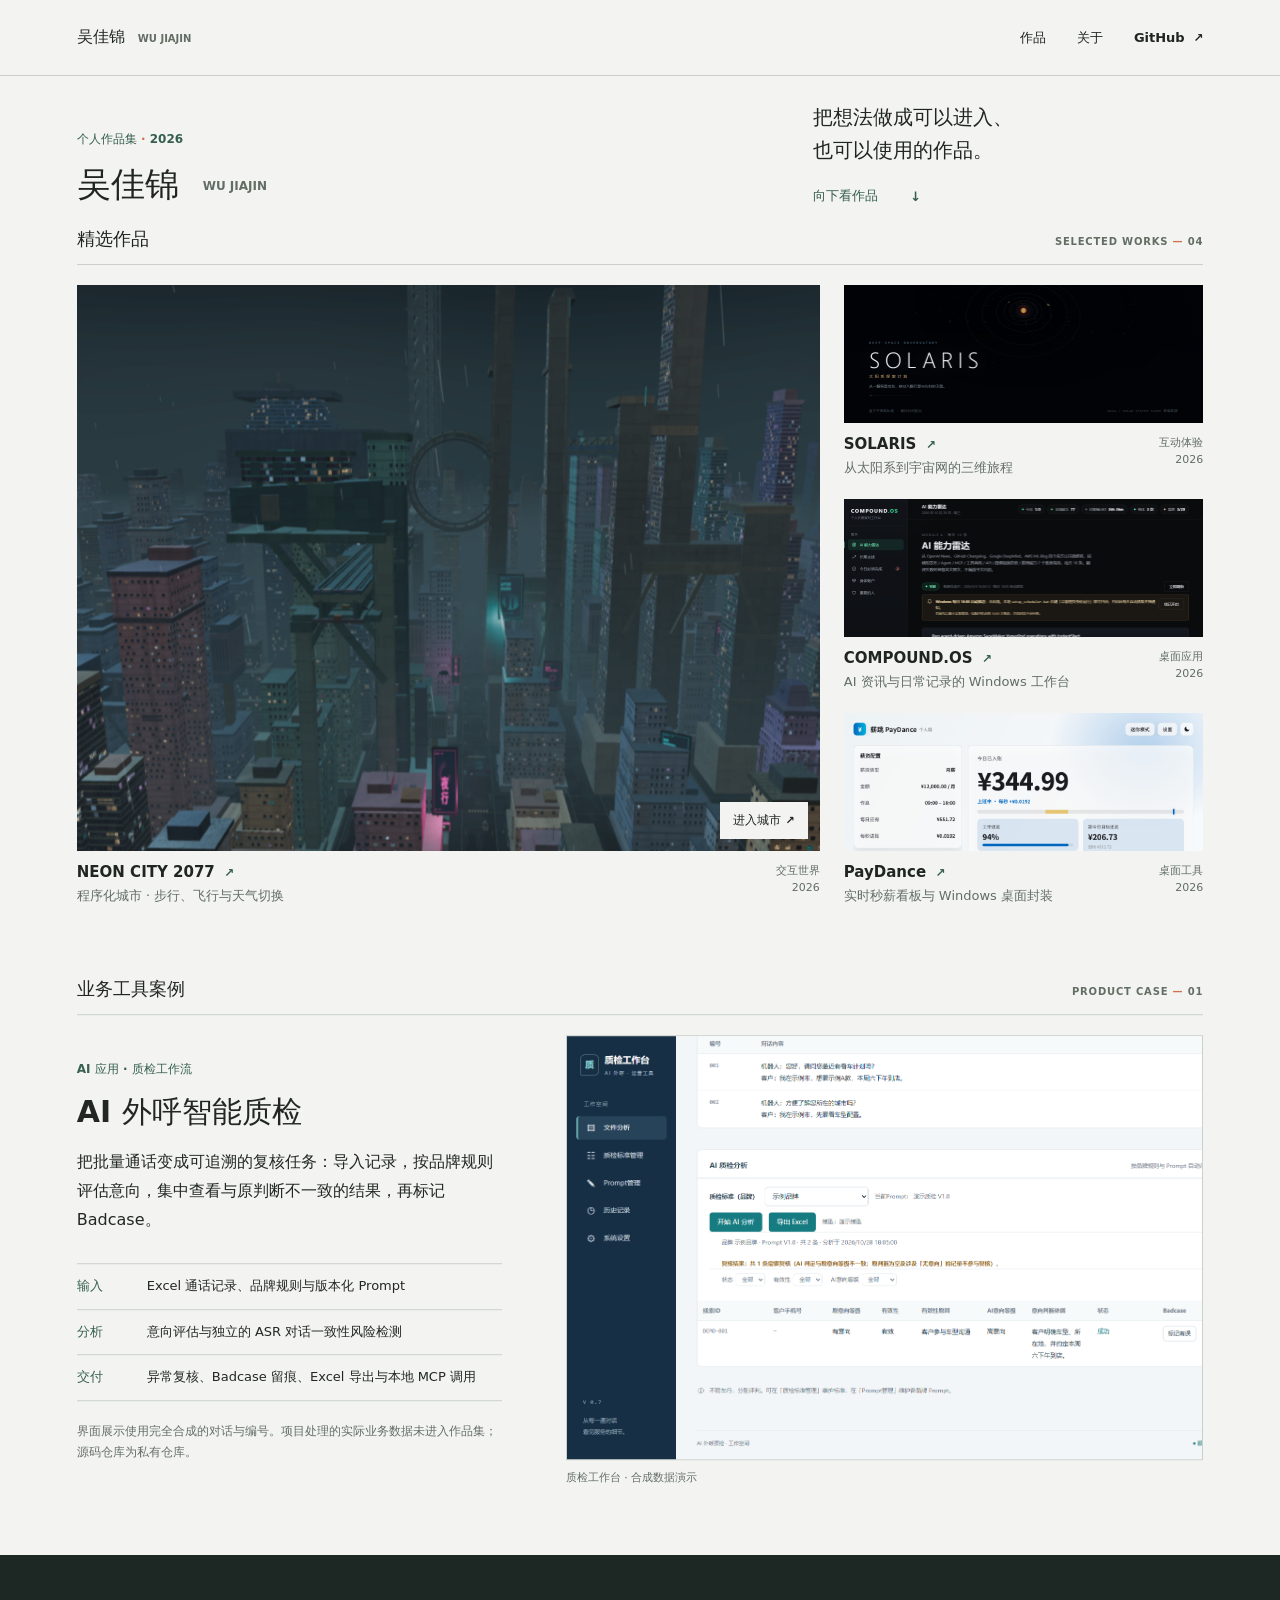
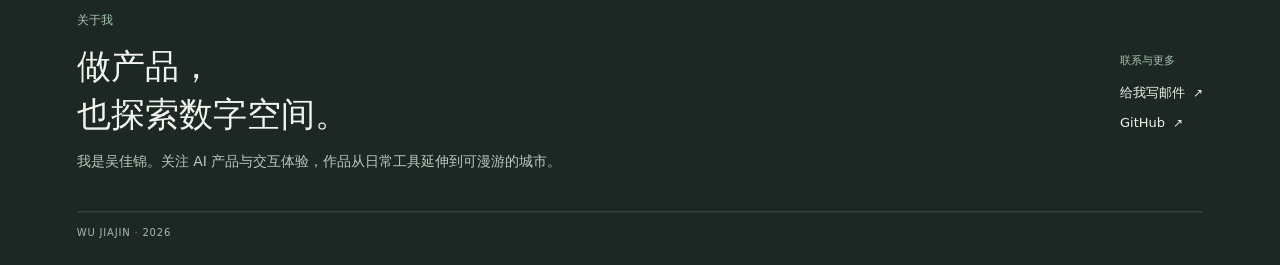
<file: index.html>
<!doctype html>
<html lang="zh-CN"><head><meta charset="utf-8"><meta name="viewport" content="width=device-width,initial-scale=1"><meta name="description" content="吴佳锦的个人作品集，记录交互体验、数字城市与日常工具。"><meta name="theme-color" content="#f3f4f1"><title>吴佳锦 · 个人作品集</title><link rel="icon" type="image/svg+xml" href="favicon.svg"><link rel="stylesheet" href="style.css"></head>
<body><div id="app"></div><script src="assets/vendor/gsap.min.js"></script><script src="assets/vendor/ScrollTrigger.min.js"></script><script src="app.js"></script></body></html>
</file>
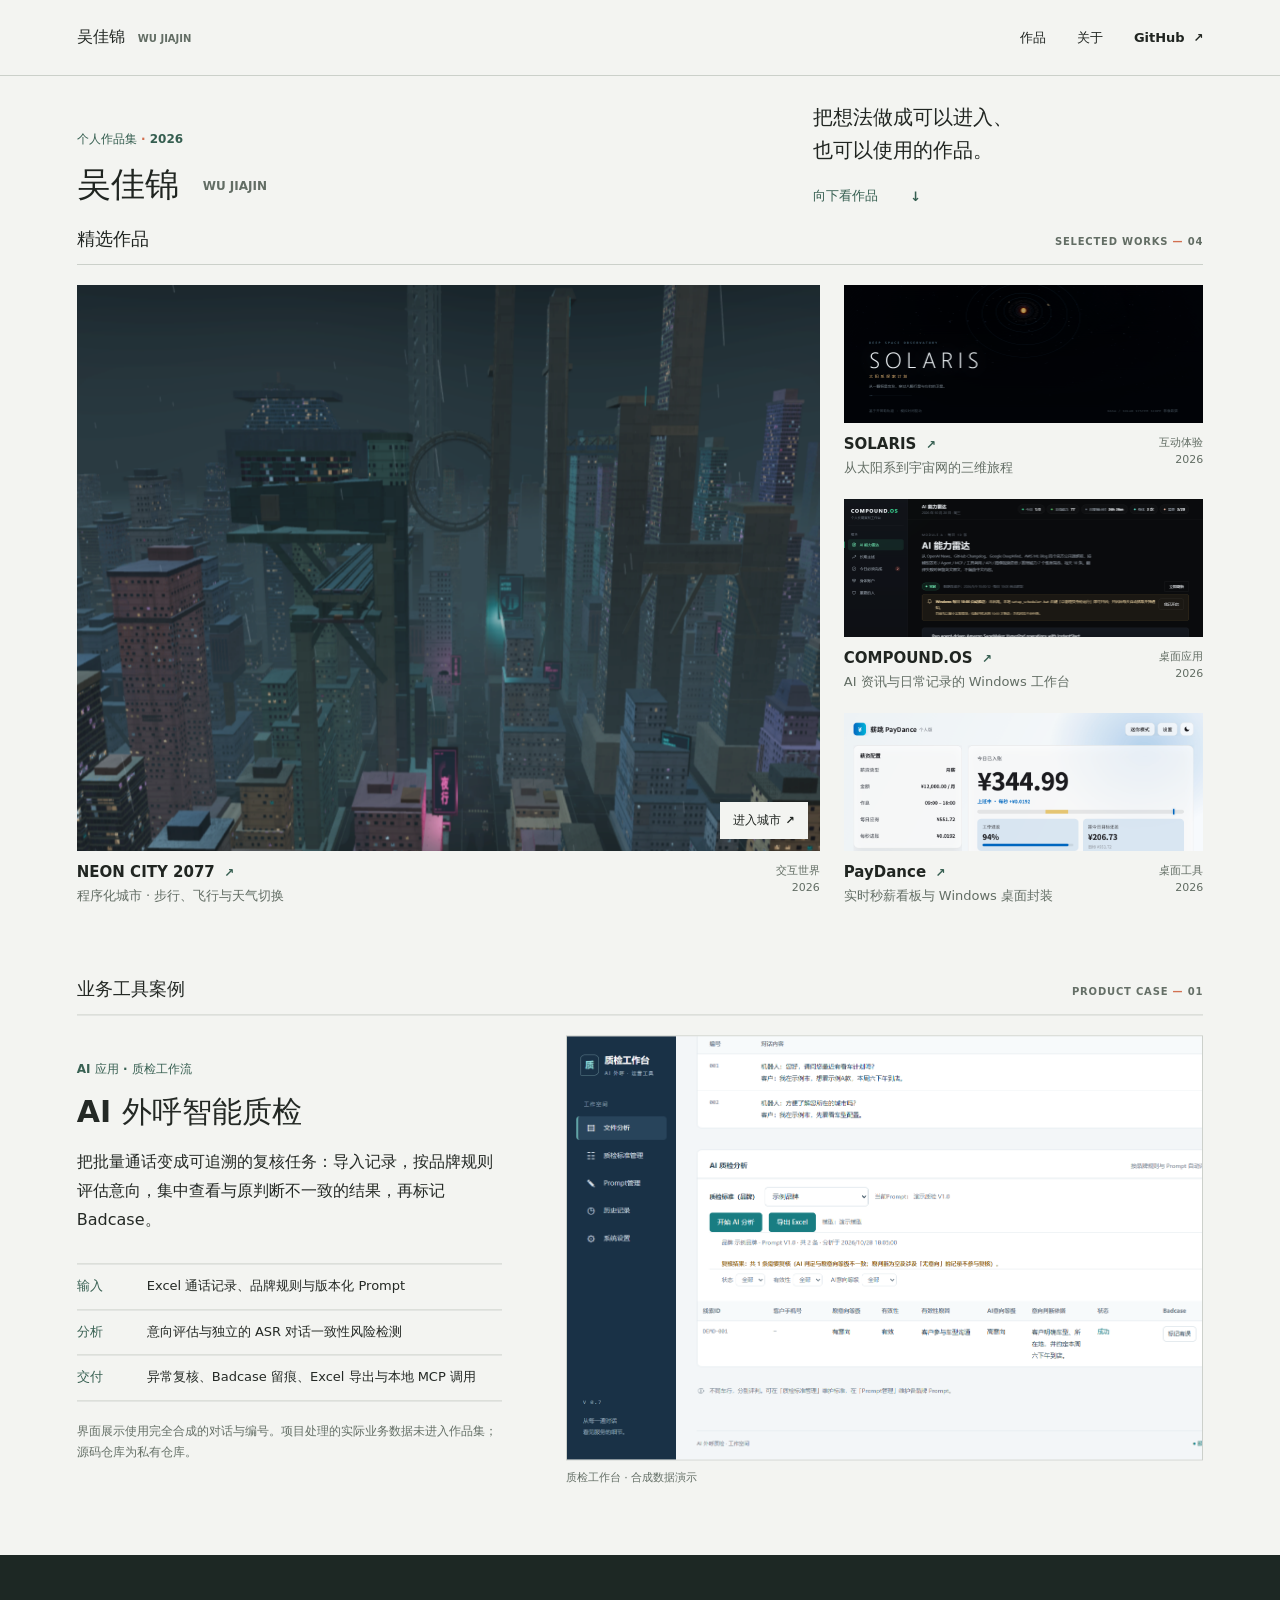
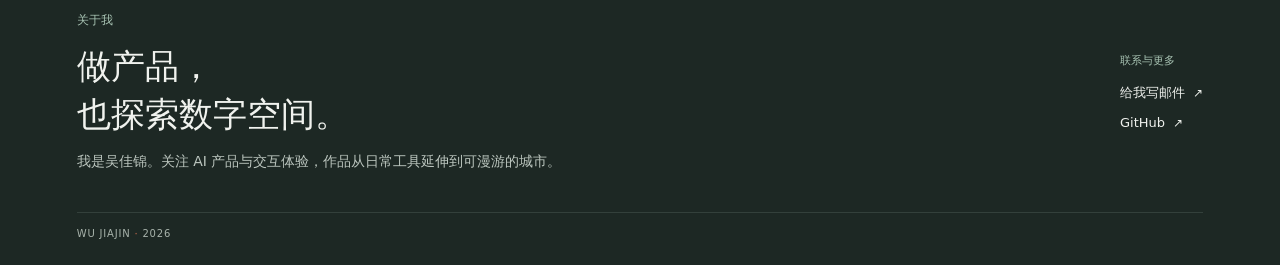
<file: door.html>
<!doctype html>
<html lang="zh-CN">
<head>
  <meta charset="utf-8">
  <meta name="viewport" content="width=device-width,initial-scale=1">
  <meta name="description" content="吴佳锦的个人作品集，记录交互体验、数字城市与日常工具。">
  <meta name="theme-color" content="#f3f4f1">
  <title>吴佳锦 · 个人作品集</title>
  <link rel="icon" type="image/svg+xml" href="favicon.svg">
  <link rel="stylesheet" href="style.css">
</head>
<body>
  <div id="app"></div>
  <script src="assets/vendor/gsap.min.js"></script>
  <script src="assets/vendor/ScrollTrigger.min.js"></script>
  <script src="app.js"></script>
</body>
</html>
</file>
<file: style.css>
:root {
  color-scheme: light;
  --paper: #f3f4f1;
  --ink: #202521;
  --muted: #626d64;
  --line: #cbd0ca;
  --green: #355e50;
  --warm: #d26f4f;
  --dark: #1d2824;
  font-family: 'DM Sans', system-ui, 'Microsoft YaHei', sans-serif;
  font-synthesis: none;
  text-rendering: optimizeLegibility;
}

* { box-sizing: border-box; }
html { scroll-behavior: smooth; }
body { margin: 0; background: var(--paper); color: var(--ink); }
a { color: inherit; text-decoration: none; }
a:focus-visible { outline: 3px solid var(--warm); outline-offset: 5px; }
::selection { color: #fff; background: var(--green); }

.site-header,
main,
.site-footer { padding-right: max(6vw, calc((100vw - 1440px) / 2)); padding-left: max(6vw, calc((100vw - 1440px) / 2)); }
.site-header {
  min-height: 76px;
  display: flex;
  align-items: center;
  justify-content: space-between;
  border-bottom: 1px solid var(--line);
}
.identity { display: inline-flex; align-items: baseline; gap: 13px; }
.identity strong { font-size: 16px; font-weight: 700; }
.identity span { color: var(--muted); font-size: 10px; font-weight: 600; }
nav { display: flex; align-items: center; gap: 31px; font-size: 13px; font-weight: 600; }
nav a, .text-link, .footer-contact a { transition: color 160ms ease; }
nav a:hover, .text-link:hover, .footer-contact a:hover { color: var(--green); }
.arrow { display: inline-block; margin-left: 4px; font-size: 0.92em; }

.intro {
  min-height: 145px;
  display: grid;
  grid-template-columns: 1fr 0.7fr;
  align-items: end;
  gap: 40px;
  padding-top: 25px;
  padding-bottom: 22px;
}
.eyebrow { color: var(--green); font-size: 12px; font-weight: 600; }
.eyebrow i, .section-heading i { color: var(--warm); font-style: normal; }
.intro h1 { margin: 15px 0 0; font-size: 34px; line-height: 1.25; font-weight: 600; }
.intro h1 span { margin-left: 12px; color: var(--muted); font-size: 12px; font-weight: 600; vertical-align: middle; }
.intro-copy { justify-self: end; width: min(100%, 390px); }
.intro-copy p { margin: 0 0 18px; font-family: Georgia, 'Songti SC', serif; font-size: 20px; line-height: 1.65; text-wrap: balance; }
.text-link { display: inline-flex; gap: 32px; align-items: center; color: var(--green); font-size: 13px; font-weight: 600; }

.works { padding-bottom: 34px; }
.section-heading { display: flex; align-items: baseline; justify-content: space-between; border-bottom: 1px solid var(--line); padding: 0 0 13px; margin-bottom: 20px; }
.section-heading h2 { margin: 0; font-size: 18px; font-weight: 600; }
.section-heading > span { color: var(--muted); font-size: 10px; font-weight: 600; letter-spacing: 0.08em; }
.gallery-grid { display: grid; height: 620px; grid-template-columns: repeat(12, minmax(0, 1fr)); grid-template-rows: repeat(3, minmax(0, 1fr)); gap: 22px 24px; }
.project { min-width: 0; grid-column: 9 / span 4; display: flex; flex-direction: column; }
.project-featured { grid-column: 1 / span 8; grid-row: 1 / span 3; }
.project:nth-child(2) { grid-row: 1; }
.project:nth-child(3) { grid-row: 2; }
.project:nth-child(4) { grid-row: 3; }
.project-image { position: relative; display: block; flex: 1; min-height: 0; overflow: hidden; background: #dce3de; }
.project-featured .project-image { min-height: 360px; }
.project-image img { display: block; width: 100%; height: 100%; object-fit: cover; transition: transform 320ms cubic-bezier(.2,.7,.2,1), filter 220ms ease; }
.project-featured .project-image img { object-position: center; filter: brightness(1.45) contrast(.94); }
.project:nth-child(2) .project-image img { object-position: center bottom; }
.project:nth-child(3) .project-image img,
.project:nth-child(4) .project-image img { object-position: center top; }
.project-image:hover img, .project-image:focus-visible img { transform: scale(1.025); filter: saturate(1.06); }
.project-featured .project-image:hover img, .project-featured .project-image:focus-visible img { filter: brightness(1.45) contrast(.94) saturate(1.06); }
.project-image:focus-visible { outline-offset: -4px; }
.image-open { position: absolute; right: 12px; bottom: 12px; display: inline-flex; align-items: center; background: var(--paper); padding: 10px 13px; color: var(--ink); font-size: 12px; font-weight: 600; opacity: 0; transform: translateY(4px); transition: opacity 180ms ease, transform 180ms ease; }
.project-featured .image-open { opacity: 1; transform: none; }
.project-image:hover .image-open, .project-image:focus-visible .image-open { opacity: 1; transform: translateY(0); }
.project-caption { display: flex; justify-content: space-between; align-items: flex-start; gap: 14px; padding-top: 11px; }
.project-caption h3 { margin: 0; font-size: 15px; line-height: 1.4; font-weight: 700; }
.project-caption h3 a:hover { color: var(--green); }
.project-caption h3 .arrow { color: var(--green); font-size: 12px; }
.project-caption p { margin: 3px 0 0; color: var(--muted); font-size: 13px; line-height: 1.5; }
.project-meta { flex: 0 0 auto; color: var(--muted); text-align: right; font-size: 11px; line-height: 1.6; }

.quality-case { padding-top: 38px; padding-bottom: 70px; }
.quality-layout { display: grid; grid-template-columns: minmax(280px, .8fr) minmax(0, 1.2fr); gap: clamp(28px, 5vw, 78px); align-items: center; }
.quality-copy h3 { margin: 15px 0 18px; font-size: 30px; line-height: 1.25; font-weight: 600; }
.quality-lead { max-width: 560px; margin: 0; font-size: 16px; line-height: 1.8; }
.quality-facts { margin: 28px 0 20px; border-top: 1px solid var(--line); }
.quality-facts div { display: grid; grid-template-columns: 52px 1fr; gap: 18px; padding: 12px 0; border-bottom: 1px solid var(--line); font-size: 13px; line-height: 1.6; }
.quality-facts dt { color: var(--green); font-weight: 700; }
.quality-facts dd { margin: 0; }
.quality-note { margin: 0; color: var(--muted); font-size: 12px; line-height: 1.7; }
.quality-visual { min-width: 0; margin: 0; }
.quality-visual img { display: block; width: 100%; aspect-ratio: 1.5; object-fit: cover; object-position: top left; border: 1px solid var(--line); }
.quality-visual figcaption { padding-top: 10px; color: var(--muted); font-size: 11px; }

.site-footer {
  min-height: 310px;
  display: grid;
  grid-template-columns: 1fr auto;
  align-items: center;
  gap: 35px;
  padding-top: 53px;
  padding-bottom: 26px;
  background: var(--dark);
  color: #f1f3ef;
}
.site-footer .eyebrow { color: #a9c4b4; }
.footer-about h2 { margin: 14px 0 12px; font-family: Georgia, 'Songti SC', serif; font-size: 34px; line-height: 1.4; font-weight: 500; }
.footer-about p { margin: 0; color: #bdc7c0; font-size: 14px; line-height: 1.7; }
.footer-contact { display: grid; justify-items: start; gap: 13px; align-self: center; font-size: 13px; }
.footer-contact > span { margin-bottom: 3px; color: #a9c4b4; font-size: 11px; }
.footer-contact a:hover { color: #b9ded0; }
.site-footer small { grid-column: 1 / -1; border-top: 1px solid #43514a; padding-top: 15px; color: #aeb9b1; font-size: 10px; letter-spacing: 0.08em; }
.site-footer small span { color: var(--warm); }

@media (max-width: 760px) {
  .site-header, main, .site-footer { padding-right: 6%; padding-left: 6%; }
  .site-header { min-height: 66px; }
  .identity { gap: 8px; }
  .identity strong { font-size: 15px; }
  .identity span { font-size: 9px; }
  nav { gap: 16px; font-size: 12px; }
  .intro { min-height: 0; grid-template-columns: 1fr; gap: 20px; padding-top: 42px; padding-bottom: 32px; }
  .intro h1 { font-size: 30px; }
  .intro h1 span { margin-left: 8px; font-size: 10px; }
  .intro-copy { justify-self: start; width: 100%; }
  .intro-copy p { font-size: 18px; }
  .desktop-break { display: none; }
  .section-heading { margin-bottom: 15px; }
  .gallery-grid { height: auto; grid-template-columns: 1fr; grid-template-rows: none; gap: 27px; }
  .gallery-grid > .project { grid-column: 1; grid-row: auto; }
  .project-image, .project-featured .project-image { flex: none; min-height: 0; aspect-ratio: 1.45; }
  .project-featured .project-image { aspect-ratio: 1.28; }
  .project-image img { object-position: center; }
  .image-open { right: 9px; bottom: 9px; padding: 9px 11px; opacity: 1; transform: none; }
  .project-caption { padding-top: 10px; }
  .project-caption h3 { font-size: 14px; }
  .project-caption p { font-size: 13px; }
  .quality-case { padding-top: 42px; padding-bottom: 52px; }
  .quality-layout { grid-template-columns: 1fr; gap: 24px; }
  .quality-copy h3 { font-size: 27px; }
  .quality-lead { font-size: 15px; }
  .quality-visual img { aspect-ratio: 1.2; }
  .site-footer { min-height: 0; grid-template-columns: 1fr; gap: 27px; padding-top: 43px; padding-bottom: 20px; }
  .footer-about h2 { font-size: 30px; }
  .footer-contact { grid-template-columns: 1fr 1fr; gap: 12px 20px; }
  .footer-contact > span { grid-column: 1 / -1; }
  .site-footer small { grid-column: 1; }
}

@media (max-width: 380px) {
  .identity span { display: none; }
  nav { gap: 13px; }
  .section-heading > span { font-size: 9px; }
}

@media (prefers-reduced-motion: reduce) {
  *, *::before, *::after { scroll-behavior: auto !important; transition-duration: 0.01ms !important; animation-duration: 0.01ms !important; }
}
</file>
